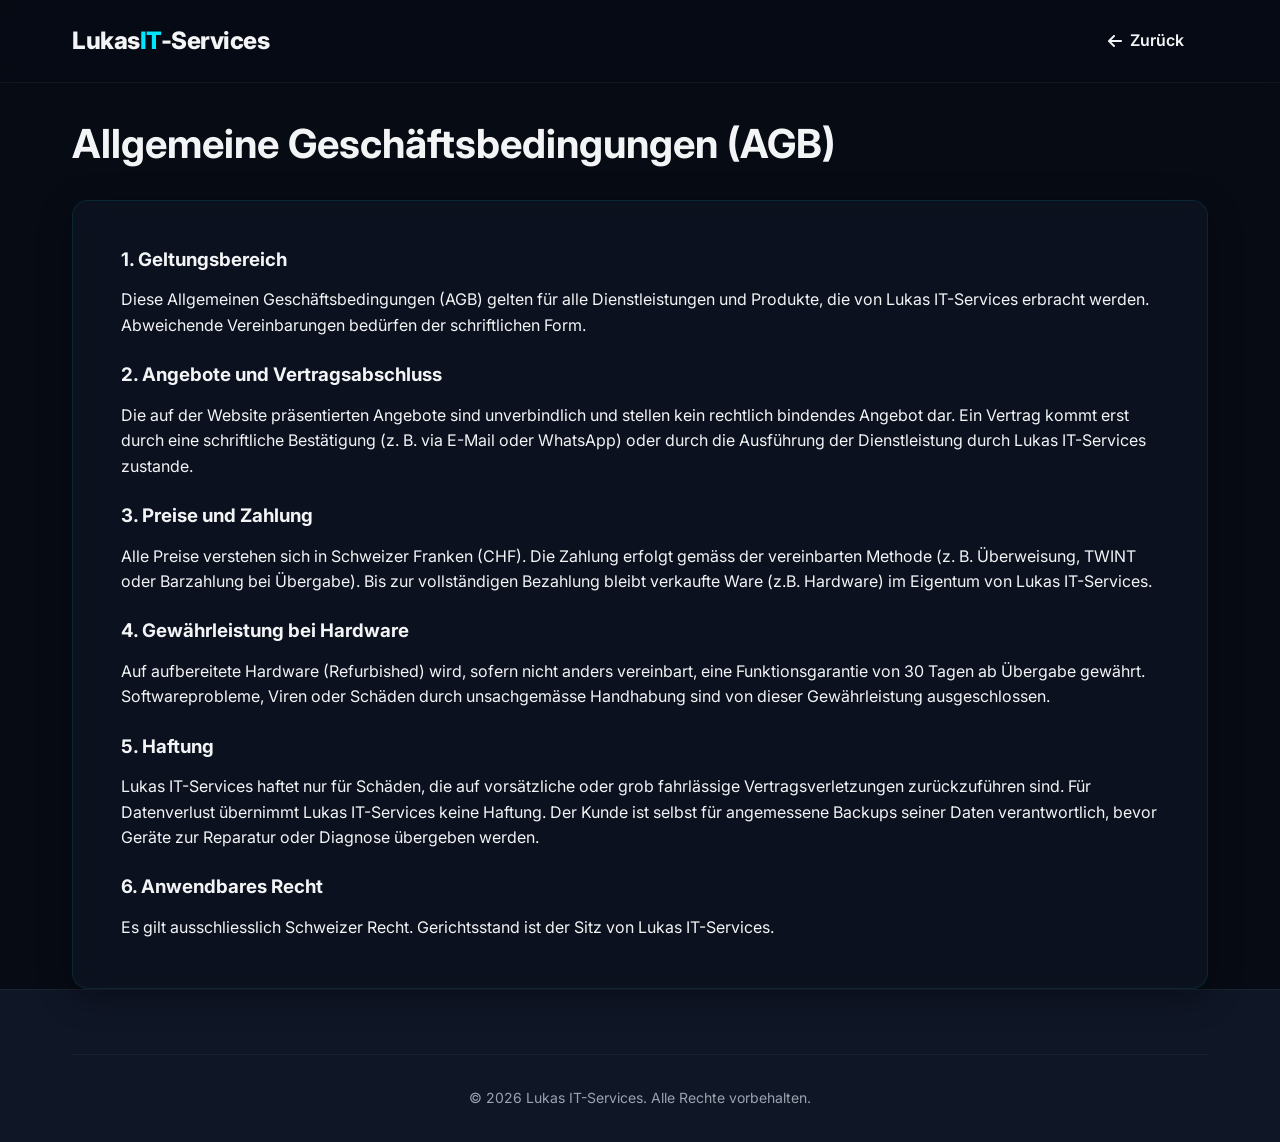
<file: agb.html>
<!DOCTYPE html>
<html lang="de-CH">
<head>
    <meta charset="UTF-8">
    <meta name="viewport" content="width=device-width, initial-scale=1.0">
    <meta name="description" content="Allgemeine Geschäftsbedingungen von Lukas IT-Services">
    <title>AGB | Lukas IT-Services</title>
    <link rel="stylesheet" href="style.css">
    <link rel="preconnect" href="https://fonts.googleapis.com">
    <link rel="preconnect" href="https://fonts.gstatic.com" crossorigin>
    <link href="https://fonts.googleapis.com/css2?family=Inter:wght@300;400;500;600;700;800&display=swap" rel="stylesheet">
    <link rel="stylesheet" href="https://cdnjs.cloudflare.com/ajax/libs/font-awesome/6.4.0/css/all.min.css">
</head>
<body>
    <header class="navbar scrolled">
        <div class="container nav-container">
            <a href="index.html" class="logo">
                <span class="logo-text">Lukas<span class="accent">IT</span>-Services</span>
            </a>
            <nav class="nav-links">
                <a href="index.html" class="btn btn-secondary" style="border:none;"><i class="fas fa-arrow-left"></i> Zurück</a>
            </nav>
        </div>
    </header>

    <main style="padding-top: 120px; min-height: 80vh;">
        <div class="container">
            <h1 class="section-title">Allgemeine Geschäftsbedingungen (AGB)</h1>
            <div class="glass-card" style="padding: 3rem; margin-top: 2rem;">
                <h3 style="margin-bottom: 1rem;">1. Geltungsbereich</h3>
                <p>Diese Allgemeinen Geschäftsbedingungen (AGB) gelten für alle Dienstleistungen und Produkte, die von Lukas IT-Services erbracht werden. Abweichende Vereinbarungen bedürfen der schriftlichen Form.</p>
                <br>
                <h3 style="margin-bottom: 1rem;">2. Angebote und Vertragsabschluss</h3>
                <p>Die auf der Website präsentierten Angebote sind unverbindlich und stellen kein rechtlich bindendes Angebot dar. Ein Vertrag kommt erst durch eine schriftliche Bestätigung (z. B. via E-Mail oder WhatsApp) oder durch die Ausführung der Dienstleistung durch Lukas IT-Services zustande.</p>
                <br>
                <h3 style="margin-bottom: 1rem;">3. Preise und Zahlung</h3>
                <p>Alle Preise verstehen sich in Schweizer Franken (CHF). Die Zahlung erfolgt gemäss der vereinbarten Methode (z. B. Überweisung, TWINT oder Barzahlung bei Übergabe). Bis zur vollständigen Bezahlung bleibt verkaufte Ware (z.B. Hardware) im Eigentum von Lukas IT-Services.</p>
                <br>
                <h3 style="margin-bottom: 1rem;">4. Gewährleistung bei Hardware</h3>
                <p>Auf aufbereitete Hardware (Refurbished) wird, sofern nicht anders vereinbart, eine Funktionsgarantie von 30 Tagen ab Übergabe gewährt. Softwareprobleme, Viren oder Schäden durch unsachgemässe Handhabung sind von dieser Gewährleistung ausgeschlossen.</p>
                <br>
                <h3 style="margin-bottom: 1rem;">5. Haftung</h3>
                <p>Lukas IT-Services haftet nur für Schäden, die auf vorsätzliche oder grob fahrlässige Vertragsverletzungen zurückzuführen sind. Für Datenverlust übernimmt Lukas IT-Services keine Haftung. Der Kunde ist selbst für angemessene Backups seiner Daten verantwortlich, bevor Geräte zur Reparatur oder Diagnose übergeben werden.</p>
                <br>
                <h3 style="margin-bottom: 1rem;">6. Anwendbares Recht</h3>
                <p>Es gilt ausschliesslich Schweizer Recht. Gerichtsstand ist der Sitz von Lukas IT-Services.</p>
            </div>
        </div>
    </main>

    <footer class="footer">
        <div class="container">
            <div class="footer-bottom">
                <p>&copy; 2026 Lukas IT-Services. Alle Rechte vorbehalten.</p>
            </div>
        </div>
    </footer>
</body>
</html>
</file>
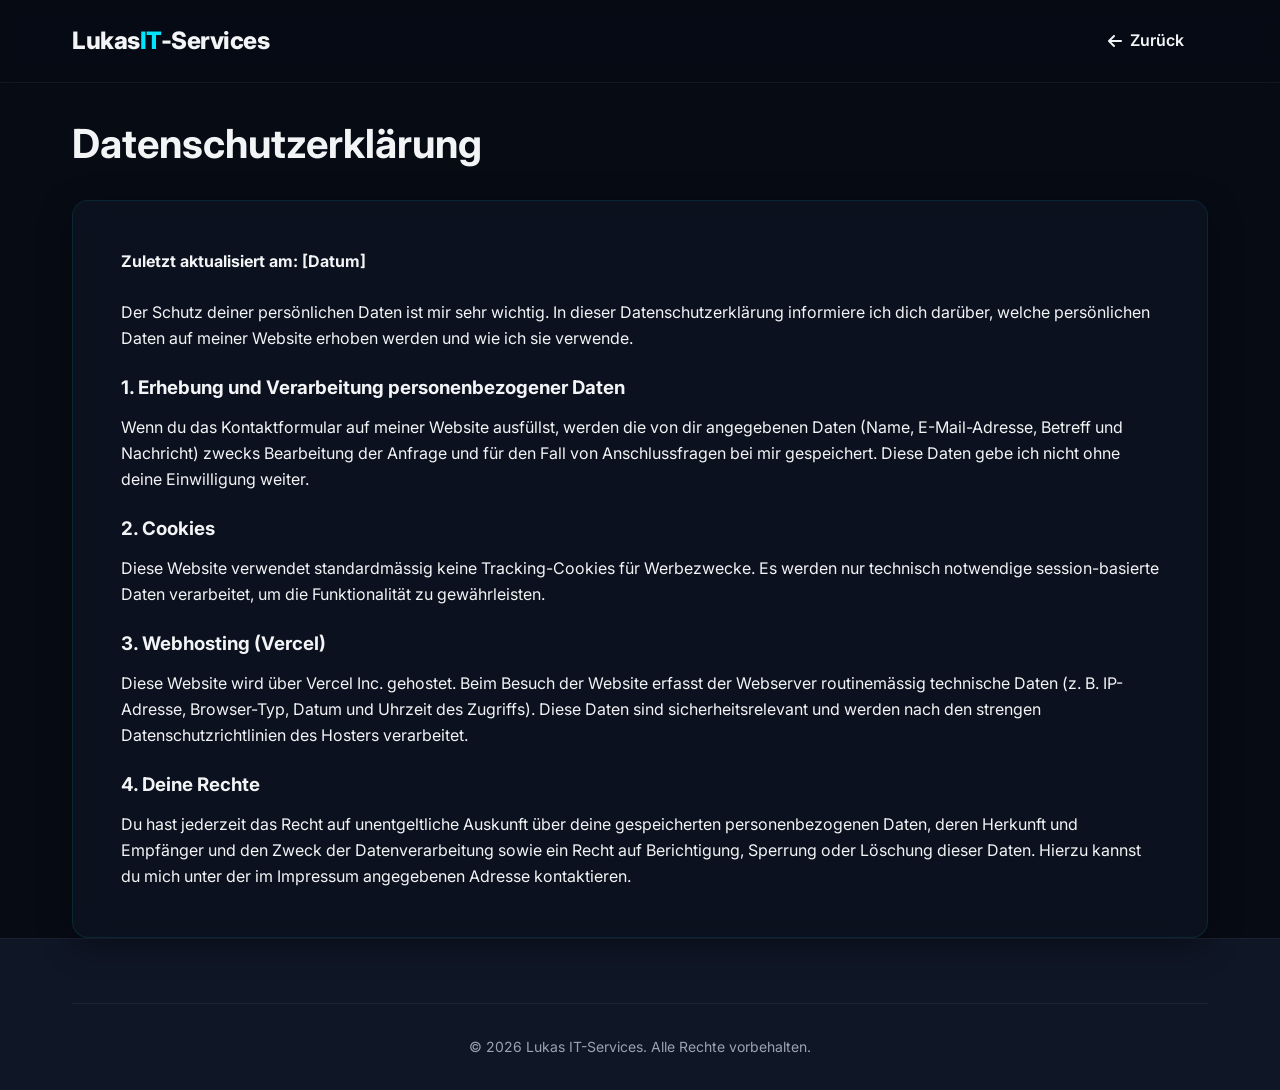
<file: datenschutz.html>
<!DOCTYPE html>
<html lang="de-CH">
<head>
    <meta charset="UTF-8">
    <meta name="viewport" content="width=device-width, initial-scale=1.0">
    <meta name="description" content="Datenschutzerklärung von Lukas IT-Services">
    <title>Datenschutzerklärung | Lukas IT-Services</title>
    <link rel="stylesheet" href="style.css">
    <link rel="preconnect" href="https://fonts.googleapis.com">
    <link rel="preconnect" href="https://fonts.gstatic.com" crossorigin>
    <link href="https://fonts.googleapis.com/css2?family=Inter:wght@300;400;500;600;700;800&display=swap" rel="stylesheet">
    <link rel="stylesheet" href="https://cdnjs.cloudflare.com/ajax/libs/font-awesome/6.4.0/css/all.min.css">
</head>
<body>
    <header class="navbar scrolled">
        <div class="container nav-container">
            <a href="index.html" class="logo">
                <span class="logo-text">Lukas<span class="accent">IT</span>-Services</span>
            </a>
            <nav class="nav-links">
                <a href="index.html" class="btn btn-secondary" style="border:none;"><i class="fas fa-arrow-left"></i> Zurück</a>
            </nav>
        </div>
    </header>

    <main style="padding-top: 120px; min-height: 80vh;">
        <div class="container">
            <h1 class="section-title">Datenschutzerklärung</h1>
            <div class="glass-card" style="padding: 3rem; margin-top: 2rem;">
                <p><strong>Zuletzt aktualisiert am: [Datum]</strong></p>
                <br>
                <p>Der Schutz deiner persönlichen Daten ist mir sehr wichtig. In dieser Datenschutzerklärung informiere ich dich darüber, welche persönlichen Daten auf meiner Website erhoben werden und wie ich sie verwende.</p>
                <br>
                <h3 style="margin-bottom: 1rem;">1. Erhebung und Verarbeitung personenbezogener Daten</h3>
                <p>Wenn du das Kontaktformular auf meiner Website ausfüllst, werden die von dir angegebenen Daten (Name, E-Mail-Adresse, Betreff und Nachricht) zwecks Bearbeitung der Anfrage und für den Fall von Anschlussfragen bei mir gespeichert. Diese Daten gebe ich nicht ohne deine Einwilligung weiter.</p>
                <br>
                <h3 style="margin-bottom: 1rem;">2. Cookies</h3>
                <p>Diese Website verwendet standardmässig keine Tracking-Cookies für Werbezwecke. Es werden nur technisch notwendige session-basierte Daten verarbeitet, um die Funktionalität zu gewährleisten.</p>
                <br>
                <h3 style="margin-bottom: 1rem;">3. Webhosting (Vercel)</h3>
                <p>Diese Website wird über Vercel Inc. gehostet. Beim Besuch der Website erfasst der Webserver routinemässig technische Daten (z. B. IP-Adresse, Browser-Typ, Datum und Uhrzeit des Zugriffs). Diese Daten sind sicherheitsrelevant und werden nach den strengen Datenschutzrichtlinien des Hosters verarbeitet.</p>
                <br>
                <h3 style="margin-bottom: 1rem;">4. Deine Rechte</h3>
                <p>Du hast jederzeit das Recht auf unentgeltliche Auskunft über deine gespeicherten personenbezogenen Daten, deren Herkunft und Empfänger und den Zweck der Datenverarbeitung sowie ein Recht auf Berichtigung, Sperrung oder Löschung dieser Daten. Hierzu kannst du mich unter der im Impressum angegebenen Adresse kontaktieren.</p>
            </div>
        </div>
    </main>

    <footer class="footer">
        <div class="container">
            <div class="footer-bottom">
                <p>&copy; 2026 Lukas IT-Services. Alle Rechte vorbehalten.</p>
            </div>
        </div>
    </footer>
</body>
</html>
</file>
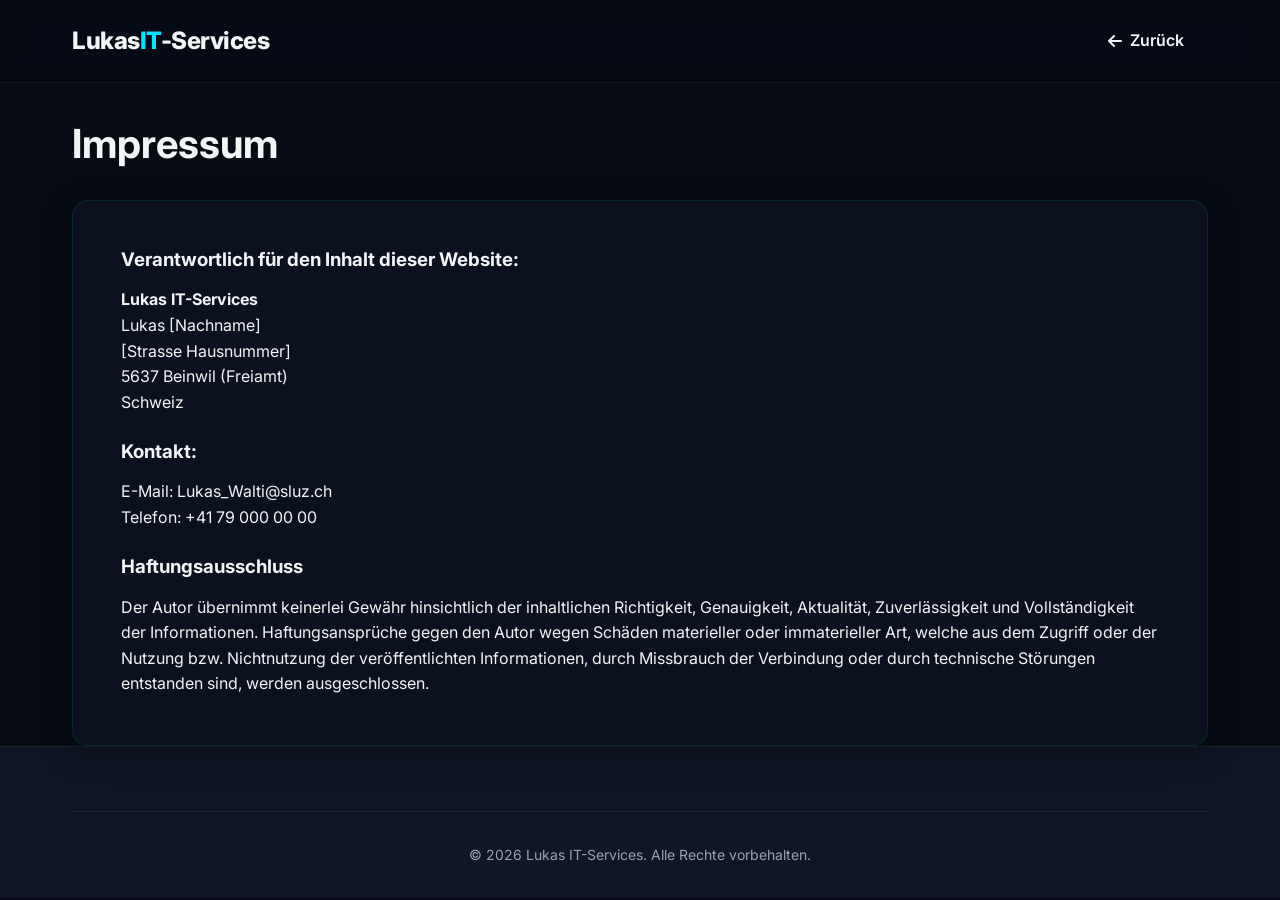
<file: impressum.html>
<!DOCTYPE html>
<html lang="de-CH">
<head>
    <meta charset="UTF-8">
    <meta name="viewport" content="width=device-width, initial-scale=1.0">
    <meta name="description" content="Impressum von Lukas IT-Services">
    <title>Impressum | Lukas IT-Services</title>
    <link rel="stylesheet" href="style.css">
    <link rel="preconnect" href="https://fonts.googleapis.com">
    <link rel="preconnect" href="https://fonts.gstatic.com" crossorigin>
    <link href="https://fonts.googleapis.com/css2?family=Inter:wght@300;400;500;600;700;800&display=swap" rel="stylesheet">
    <link rel="stylesheet" href="https://cdnjs.cloudflare.com/ajax/libs/font-awesome/6.4.0/css/all.min.css">
</head>
<body>
    <header class="navbar scrolled">
        <div class="container nav-container">
            <a href="index.html" class="logo">
                <span class="logo-text">Lukas<span class="accent">IT</span>-Services</span>
            </a>
            <nav class="nav-links">
                <a href="index.html" class="btn btn-secondary" style="border:none;"><i class="fas fa-arrow-left"></i> Zurück</a>
            </nav>
        </div>
    </header>

    <main style="padding-top: 120px; min-height: 80vh;">
        <div class="container">
            <h1 class="section-title">Impressum</h1>
            <div class="glass-card" style="padding: 3rem; margin-top: 2rem;">
                <h3 style="margin-bottom: 1rem;">Verantwortlich für den Inhalt dieser Website:</h3>
                <p>
                    <strong>Lukas IT-Services</strong><br>
                    Lukas [Nachname]<br>
                    [Strasse Hausnummer]<br>
                    5637 Beinwil (Freiamt)<br>
                    Schweiz
                </p>
                <br>
                <h3 style="margin-bottom: 1rem;">Kontakt:</h3>
                <p>
                    E-Mail: Lukas_Walti@sluz.ch<br>
                    Telefon: +41 79 000 00 00
                </p>
                <br>
                <h3 style="margin-bottom: 1rem;">Haftungsausschluss</h3>
                <p>
                    Der Autor übernimmt keinerlei Gewähr hinsichtlich der inhaltlichen Richtigkeit, Genauigkeit, Aktualität, Zuverlässigkeit und Vollständigkeit der Informationen.
                    Haftungsansprüche gegen den Autor wegen Schäden materieller oder immaterieller Art, welche aus dem Zugriff oder der Nutzung bzw. Nichtnutzung der veröffentlichten Informationen,
                    durch Missbrauch der Verbindung oder durch technische Störungen entstanden sind, werden ausgeschlossen.
                </p>
            </div>
        </div>
    </main>

    <footer class="footer">
        <div class="container">
            <div class="footer-bottom">
                <p>&copy; 2026 Lukas IT-Services. Alle Rechte vorbehalten.</p>
            </div>
        </div>
    </footer>
</body>
</html>
</file>
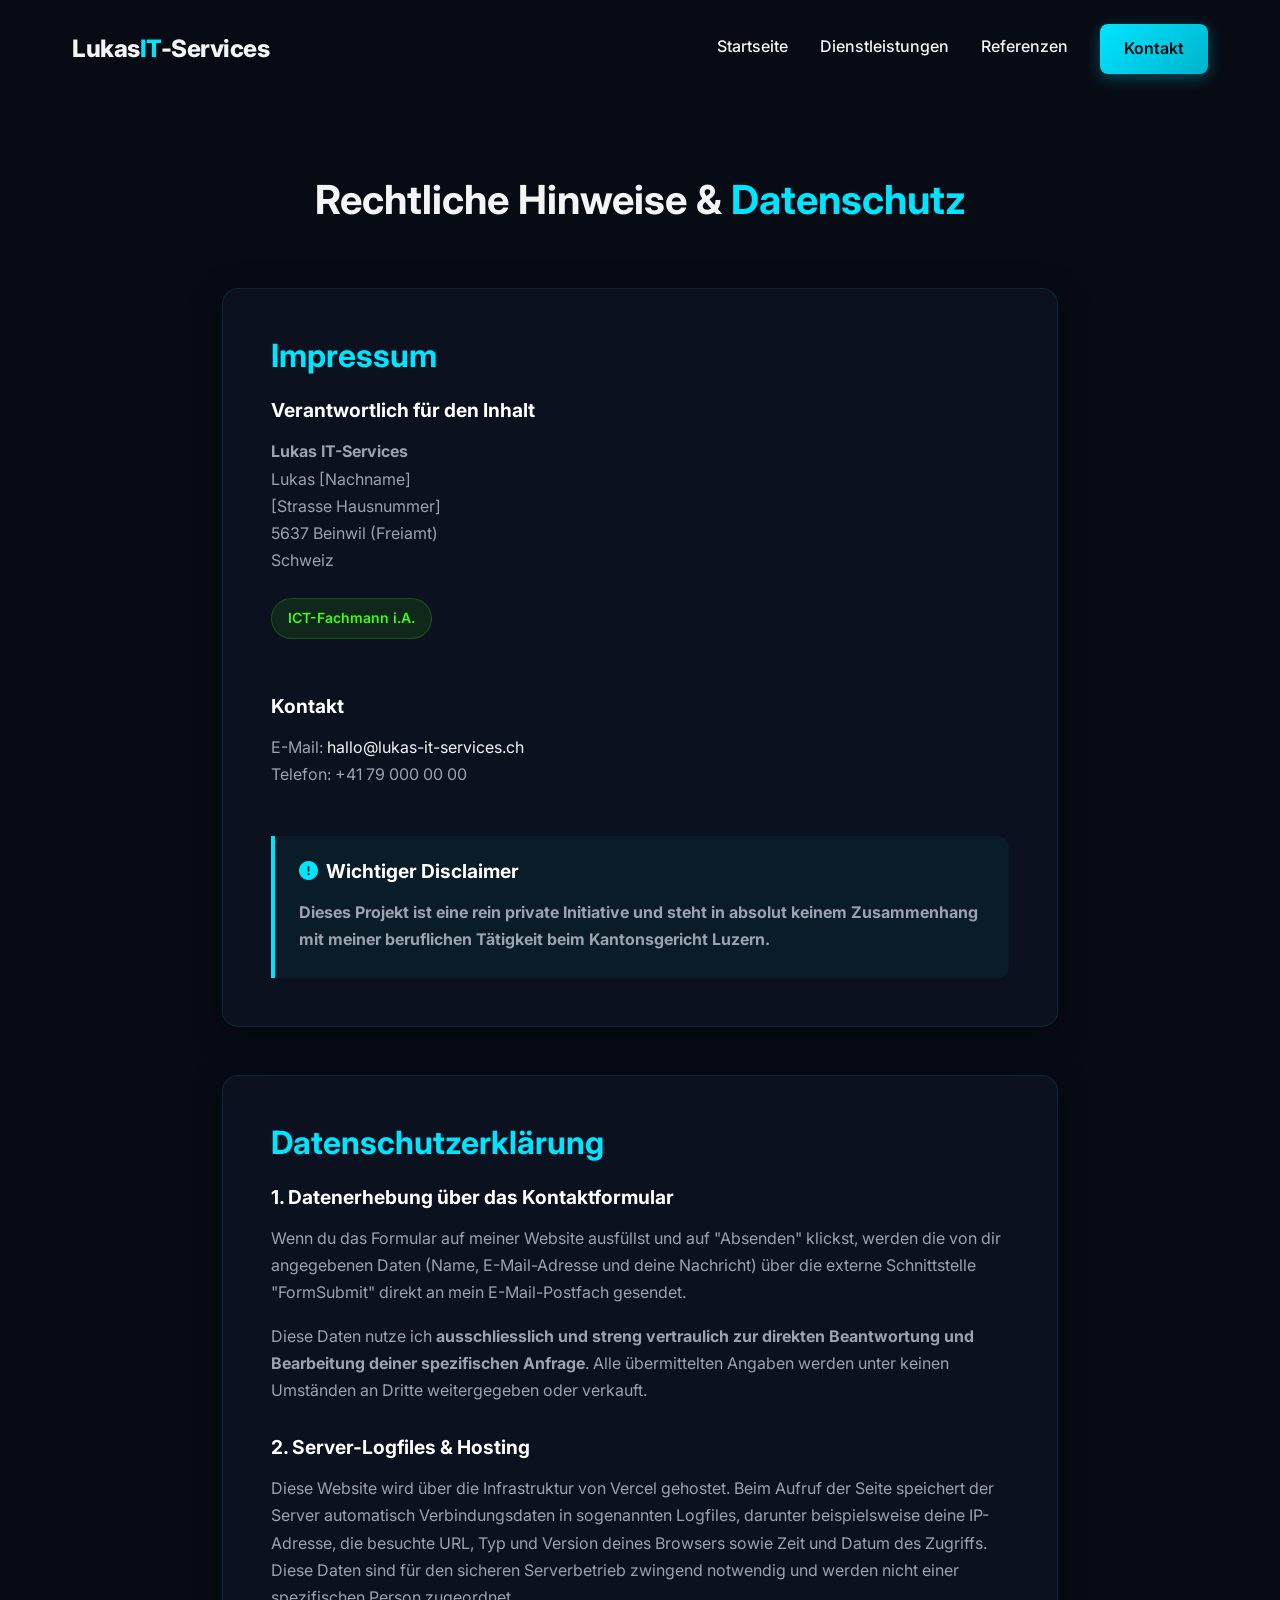
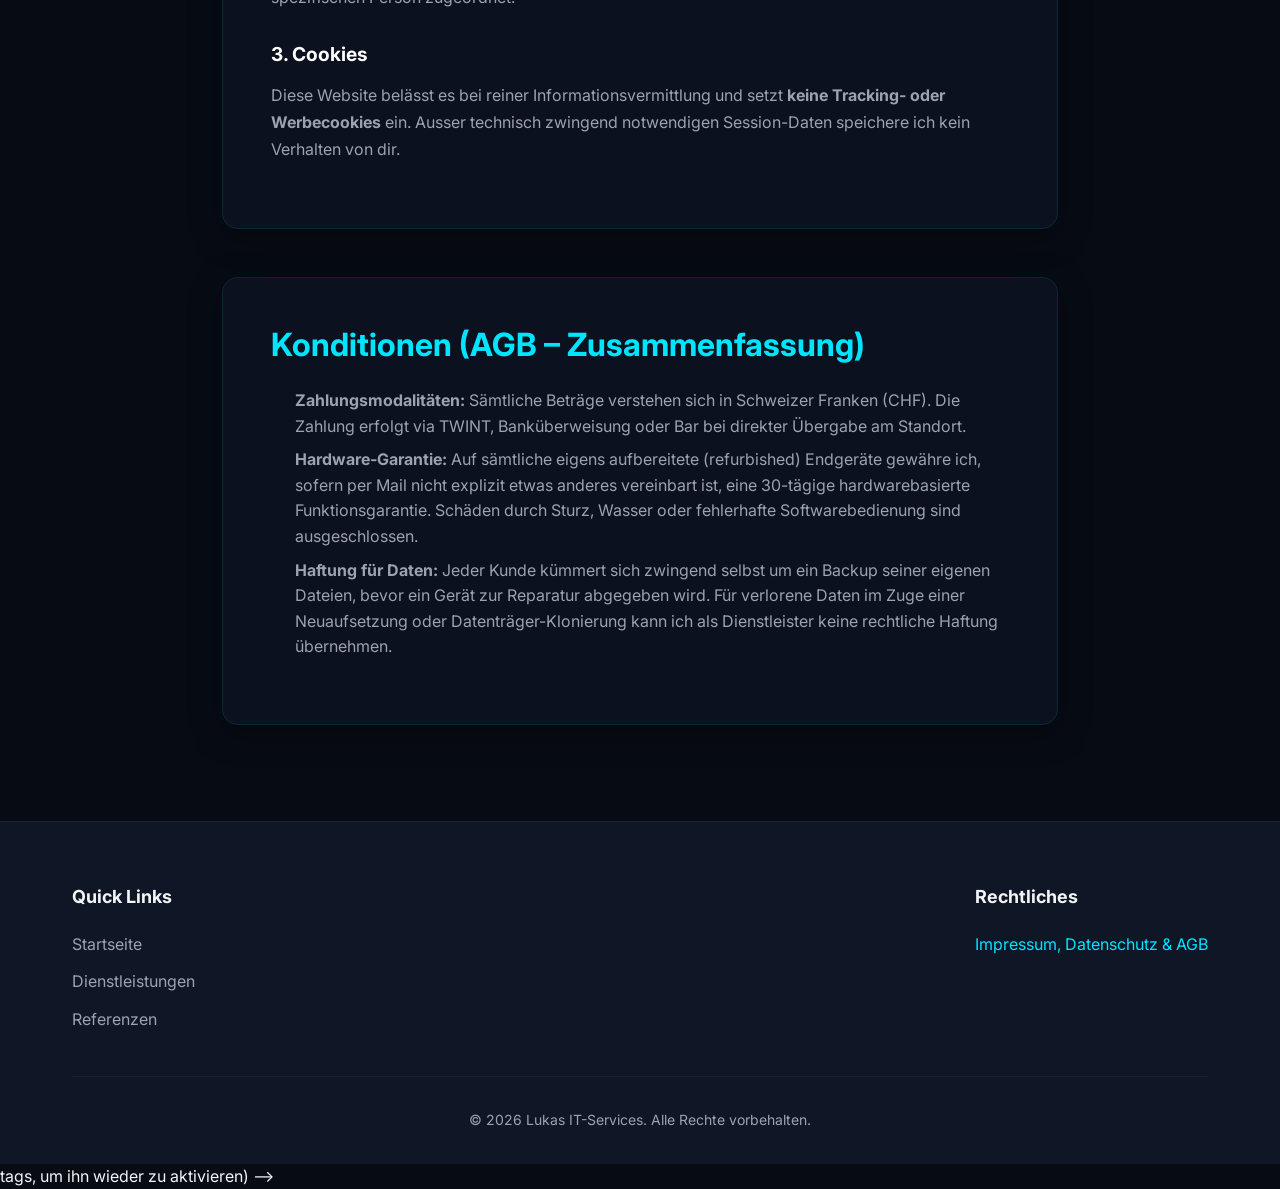
<file: rechtliches.html>
<!DOCTYPE html>
<html lang="de-CH">
<head>
    <meta charset="UTF-8">
    <meta name="viewport" content="width=device-width, initial-scale=1.0">
    <meta name="description" content="Rechtliche Hinweise und Datenschutz von Lukas IT-Services.">
    <title>Rechtliches & Datenschutz | Lukas IT-Services</title>
    <link rel="stylesheet" href="style.css">
    <link rel="preconnect" href="https://fonts.googleapis.com">
    <link rel="preconnect" href="https://fonts.gstatic.com" crossorigin>
    <link href="https://fonts.googleapis.com/css2?family=Inter:wght@300;400;500;600;700;800&display=swap" rel="stylesheet">
    <link rel="stylesheet" href="https://cdnjs.cloudflare.com/ajax/libs/font-awesome/6.4.0/css/all.min.css">
    <style>
        .legal-section h3 { margin-top: 2rem; margin-bottom: 1rem; color: #FFF; font-size: 1.2rem; }
        .legal-section p { color: var(--text-muted); margin-bottom: 1rem; line-height: 1.7; }
        .legal-section ul { color: var(--text-muted); margin-bottom: 1rem; padding-left: 1.5rem; }
        .legal-section li { margin-bottom: 0.5rem; }
    </style>
</head>
<body class="subpage">
    <header class="navbar scrolled">
        <div class="container nav-container">
            <a href="index.html" class="logo">
                <span class="logo-text">Lukas<span class="accent">IT</span>-Services</span>
            </a>
            <nav class="nav-links">
                <a href="index.html">Startseite</a>
                <a href="services.html">Dienstleistungen</a>
                <a href="referenzen.html">Referenzen</a>
                <a href="index.html#contact" class="btn btn-primary">Kontakt</a>
            </nav>
            <button class="mobile-menu-btn" aria-label="Menü umschalten">
                <i class="fas fa-bars"></i>
            </button>
        </div>
    </header>

    <main class="section-padding" style="margin-top: 80px; min-height: 80vh;">
        <div class="container" style="max-width: 900px;">
            <div class="section-header text-center">
                <h1 class="section-title">Rechtliche Hinweise & <span class="accent">Datenschutz</span></h1>
            </div>

            <!-- Impressum -->
            <div class="glass-card legal-section" style="padding: 3rem; margin-bottom: 3rem;">
                <h2 style="font-size: 2rem; margin-bottom: 1.5rem; color: var(--accent-cyan);">Impressum</h2>
                
                <h3 style="margin-top: 0;">Verantwortlich für den Inhalt</h3>
                <p>
                    <strong>Lukas IT-Services</strong><br>
                    Lukas [Nachname]<br>
                    [Strasse Hausnummer]<br>
                    5637 Beinwil (Freiamt)<br>
                    Schweiz
                </p>
                <div style="margin-top: 1.5rem; margin-bottom: 1rem;">
                    <span class="badge" style="background: rgba(57, 255, 20, 0.1); color: var(--accent-green); border-color: rgba(57, 255, 20, 0.2);">ICT-Fachmann i.A.</span>
                </div>
                
                <h3>Kontakt</h3>
                <p>
                    E-Mail: <a href="mailto:hallo@lukas-it-services.ch" style="color: var(--text-main);">hallo@lukas-it-services.ch</a><br>
                    Telefon: +41 79 000 00 00
                </p>
                
                <div style="margin-top: 3rem; padding: 1.5rem; border-left: 4px solid var(--accent-cyan); background: rgba(0,229,255,0.05); border-radius: 0 12px 12px 0;">
                    <h3 style="margin-top: 0; display: flex; align-items: center; gap: 0.5rem;"><i class="fas fa-exclamation-circle text-accent"></i> Wichtiger Disclaimer</h3>
                    <p style="margin-bottom: 0;"><strong>Dieses Projekt ist eine rein private Initiative und steht in absolut keinem Zusammenhang mit meiner beruflichen Tätigkeit beim Kantonsgericht Luzern.</strong></p>
                </div>
            </div>

            <!-- Datenschutz -->
            <div class="glass-card legal-section" style="padding: 3rem; margin-bottom: 3rem;">
                <h2 style="font-size: 2rem; margin-bottom: 1.5rem; color: var(--accent-cyan);">Datenschutzerklärung</h2>
                
                <h3 style="margin-top: 0;">1. Datenerhebung über das Kontaktformular</h3>
                <p>Wenn du das Formular auf meiner Website ausfüllst und auf "Absenden" klickst, werden die von dir angegebenen Daten (Name, E-Mail-Adresse und deine Nachricht) über die externe Schnittstelle "FormSubmit" direkt an mein E-Mail-Postfach gesendet.</p>
                <p>Diese Daten nutze ich <strong>ausschliesslich und streng vertraulich zur direkten Beantwortung und Bearbeitung deiner spezifischen Anfrage</strong>. Alle übermittelten Angaben werden unter keinen Umständen an Dritte weitergegeben oder verkauft.</p>
                
                <h3>2. Server-Logfiles & Hosting</h3>
                <p>Diese Website wird über die Infrastruktur von Vercel gehostet. Beim Aufruf der Seite speichert der Server automatisch Verbindungsdaten in sogenannten Logfiles, darunter beispielsweise deine IP-Adresse, die besuchte URL, Typ und Version deines Browsers sowie Zeit und Datum des Zugriffs. Diese Daten sind für den sicheren Serverbetrieb zwingend notwendig und werden nicht einer spezifischen Person zugeordnet.</p>

                <h3>3. Cookies</h3>
                <p>Diese Website belässt es bei reiner Informationsvermittlung und setzt <strong>keine Tracking- oder Werbecookies</strong> ein. Ausser technisch zwingend notwendigen Session-Daten speichere ich kein Verhalten von dir.</p>
            </div>
            
            <!-- AGB Zusammenfassung -->
            <div class="glass-card legal-section" style="padding: 3rem;">
                <h2 style="font-size: 2rem; margin-bottom: 1.5rem; color: var(--accent-cyan);">Konditionen (AGB – Zusammenfassung)</h2>
                <ul>
                    <li><strong>Zahlungsmodalitäten:</strong> Sämtliche Beträge verstehen sich in Schweizer Franken (CHF). Die Zahlung erfolgt via TWINT, Banküberweisung oder Bar bei direkter Übergabe am Standort.</li>
                    <li><strong>Hardware-Garantie:</strong> Auf sämtliche eigens aufbereitete (refurbished) Endgeräte gewähre ich, sofern per Mail nicht explizit etwas anderes vereinbart ist, eine 30-tägige hardwarebasierte Funktionsgarantie. Schäden durch Sturz, Wasser oder fehlerhafte Softwarebedienung sind ausgeschlossen.</li>
                    <li><strong>Haftung für Daten:</strong> Jeder Kunde kümmert sich zwingend selbst um ein Backup seiner eigenen Dateien, bevor ein Gerät zur Reparatur abgegeben wird. Für verlorene Daten im Zuge einer Neuaufsetzung oder Datenträger-Klonierung kann ich als Dienstleister keine rechtliche Haftung übernehmen.</li>
                </ul>
            </div>
        </div>
    </main>

    <footer class="footer">
        <div class="container">
            <div class="footer-links" style="display: flex; justify-content: space-between; border-bottom: 1px solid rgba(255,255,255,0.05); padding-bottom: 2rem; margin-bottom: 2rem;">
                <div>
                    <h3 style="margin-bottom: 1.5rem; font-size: 1.125rem;">Quick Links</h3>
                    <ul style="list-style: none; padding: 0;">
                        <li style="margin-bottom: 0.75rem;"><a href="index.html" style="color: var(--text-muted);">Startseite</a></li>
                        <li style="margin-bottom: 0.75rem;"><a href="services.html" style="color: var(--text-muted);">Dienstleistungen</a></li>
                        <li style="margin-bottom: 0.75rem;"><a href="referenzen.html" style="color: var(--text-muted);">Referenzen</a></li>
                    </ul>
                </div>
                <div>
                    <h3 style="margin-bottom: 1.5rem; font-size: 1.125rem;">Rechtliches</h3>
                    <ul style="list-style: none; padding: 0;">
                        <li style="margin-bottom: 0.75rem;"><a href="rechtliches.html" style="color: var(--accent-cyan);">Impressum, Datenschutz & AGB</a></li>
                    </ul>
                </div>
            </div>
            <div class="footer-bottom" style="border: none; padding-top: 0; text-align: center; color: var(--text-muted); font-size: 0.875rem;">
                <p>&copy; 2026 Lukas IT-Services. Alle Rechte vorbehalten.</p>
            </div>
        </div>
    </footer>

    <!-- Floating WhatsApp Button (Zurzeit deaktiviert - entferne die <!-- und --> tags, um ihn wieder zu aktivieren) -->
    <!--
    <a href="https://wa.me/41790000000" class="whatsapp-float reveal" target="_blank" rel="noopener noreferrer" aria-label="Chatte mit uns auf WhatsApp">
        <i class="fab fa-whatsapp"></i>
    </a>
    -->

    <script src="script.js"></script>
</body>
</html>
</file>
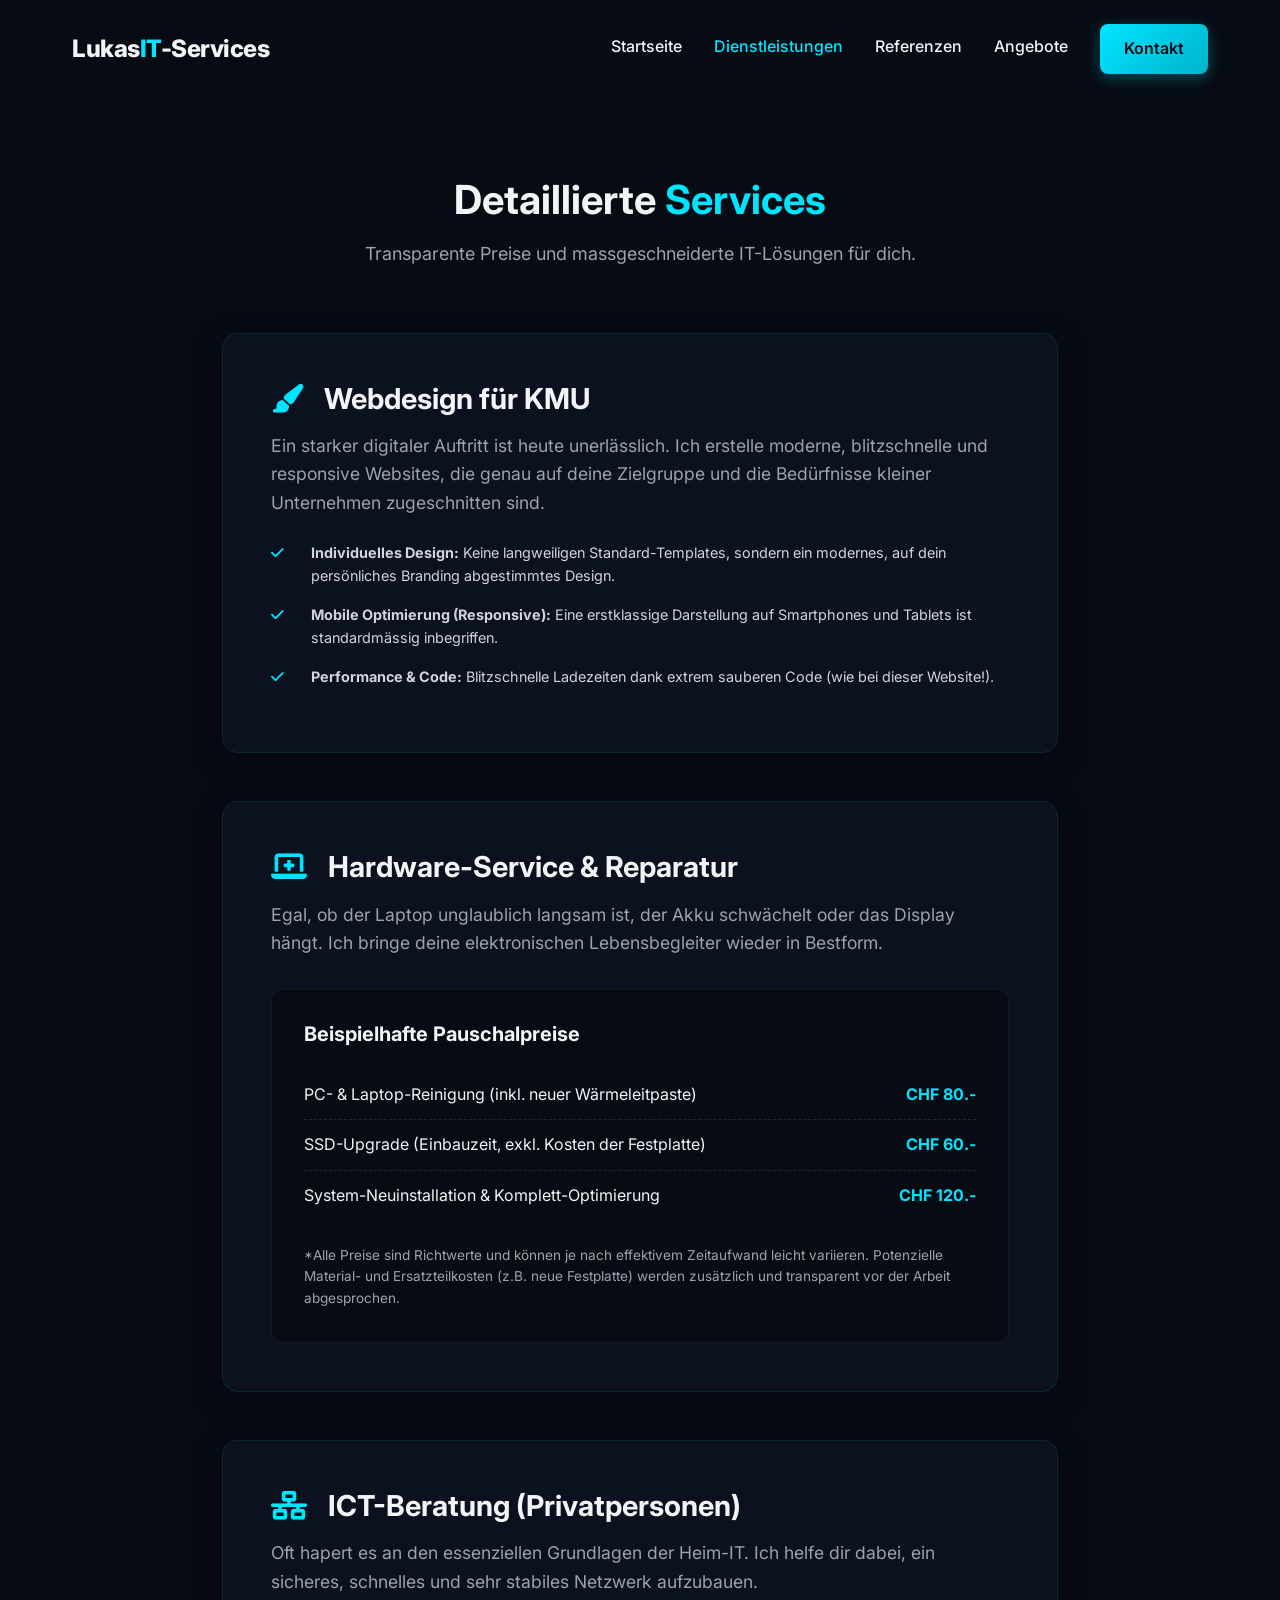
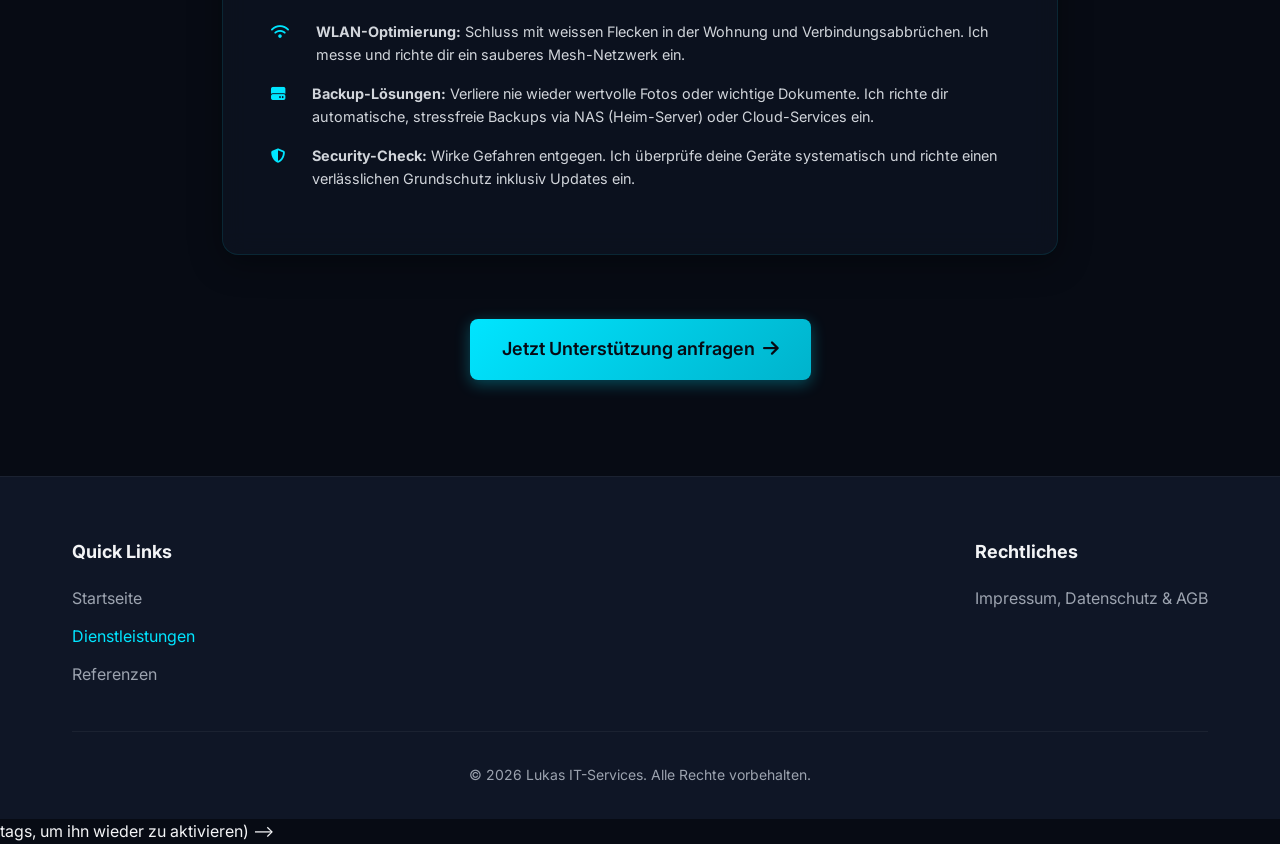
<file: services.html>
<!DOCTYPE html>
<html lang="de-CH">
<head>
    <meta charset="UTF-8">
    <meta name="viewport" content="width=device-width, initial-scale=1.0">
    <meta name="description" content="Detaillierte Übersicht der IT-Services: Webdesign, Hardware-Reparatur und ICT-Beratung.">
    <title>Dienstleistungen | Lukas IT-Services</title>
    <link rel="stylesheet" href="style.css">
    <link rel="preconnect" href="https://fonts.googleapis.com">
    <link rel="preconnect" href="https://fonts.gstatic.com" crossorigin>
    <link href="https://fonts.googleapis.com/css2?family=Inter:wght@300;400;500;600;700;800&display=swap" rel="stylesheet">
    <link rel="stylesheet" href="https://cdnjs.cloudflare.com/ajax/libs/font-awesome/6.4.0/css/all.min.css">
</head>
<body class="subpage">
    <header class="navbar scrolled">
        <div class="container nav-container">
            <a href="index.html" class="logo">
                <span class="logo-text">Lukas<span class="accent">IT</span>-Services</span>
            </a>
            <nav class="nav-links">
                <a href="index.html">Startseite</a>
                <a href="services.html" style="color: var(--accent-cyan);">Dienstleistungen</a>
                <a href="referenzen.html">Referenzen</a>
                <a href="index.html#angebote">Angebote</a>
                <a href="index.html#contact" class="btn btn-primary">Kontakt</a>
            </nav>
            <button class="mobile-menu-btn" aria-label="Menü umschalten">
                <i class="fas fa-bars"></i>
            </button>
        </div>
    </header>

    <main class="section-padding" style="margin-top: 80px; min-height: 80vh;">
        <div class="container" style="max-width: 900px;">
            <div class="section-header text-center">
                <h1 class="section-title">Detaillierte <span class="accent">Services</span></h1>
                <p class="section-subtitle">Transparente Preise und massgeschneiderte IT-Lösungen für dich.</p>
            </div>

            <!-- Webdesign -->
            <div class="glass-card reveal" style="padding: 3rem; margin-bottom: 3rem;">
                <h2 style="font-size: 1.8rem; margin-bottom: 1rem;"><i class="fas fa-paint-brush text-accent" style="margin-right: 15px;"></i> Webdesign für KMU</h2>
                <p style="color: var(--text-muted); font-size: 1.1rem; margin-bottom: 1.5rem;">Ein starker digitaler Auftritt ist heute unerlässlich. Ich erstelle moderne, blitzschnelle und responsive Websites, die genau auf deine Zielgruppe und die Bedürfnisse kleiner Unternehmen zugeschnitten sind.</p>
                <ul class="service-features" style="margin-top: 1.5rem; list-style: none; padding: 0;">
                    <li style="margin-bottom: 1rem; color: #D1D5DB; display: flex; align-items: flex-start;"><i class="fas fa-check text-accent" style="margin-top: 5px; margin-right: 15px;"></i> <div><strong>Individuelles Design:</strong> Keine langweiligen Standard-Templates, sondern ein modernes, auf dein persönliches Branding abgestimmtes Design.</div></li>
                    <li style="margin-bottom: 1rem; color: #D1D5DB; display: flex; align-items: flex-start;"><i class="fas fa-check text-accent" style="margin-top: 5px; margin-right: 15px;"></i> <div><strong>Mobile Optimierung (Responsive):</strong> Eine erstklassige Darstellung auf Smartphones und Tablets ist standardmässig inbegriffen.</div></li>
                    <li style="margin-bottom: 1rem; color: #D1D5DB; display: flex; align-items: flex-start;"><i class="fas fa-check text-accent" style="margin-top: 5px; margin-right: 15px;"></i> <div><strong>Performance & Code:</strong> Blitzschnelle Ladezeiten dank extrem sauberen Code (wie bei dieser Website!).</div></li>
                </ul>
            </div>

            <!-- Hardware Service -->
            <div class="glass-card reveal" style="padding: 3rem; margin-bottom: 3rem; transition-delay: 100ms;">
                <h2 style="font-size: 1.8rem; margin-bottom: 1rem;"><i class="fas fa-laptop-medical text-accent" style="margin-right: 15px;"></i> Hardware-Service & Reparatur</h2>
                <p style="color: var(--text-muted); font-size: 1.1rem; margin-bottom: 2rem;">Egal, ob der Laptop unglaublich langsam ist, der Akku schwächelt oder das Display hängt. Ich bringe deine elektronischen Lebensbegleiter wieder in Bestform.</p>
                
                <div style="background: rgba(0,0,0,0.3); padding: 2rem; border-radius: 12px; border: 1px solid rgba(255,255,255,0.05);">
                    <h3 style="margin-bottom: 1.5rem; font-size: 1.25rem;">Beispielhafte Pauschalpreise</h3>
                    <ul style="list-style: none; padding: 0;">
                        <li style="display: flex; justify-content: space-between; border-bottom: 1px dashed rgba(255,255,255,0.1); padding: 0.75rem 0;">
                            <span>PC- & Laptop-Reinigung (inkl. neuer Wärmeleitpaste)</span> 
                            <strong class="text-accent">CHF 80.-</strong>
                        </li>
                        <li style="display: flex; justify-content: space-between; border-bottom: 1px dashed rgba(255,255,255,0.1); padding: 0.75rem 0;">
                            <span>SSD-Upgrade (Einbauzeit, exkl. Kosten der Festplatte)</span> 
                            <strong class="text-accent">CHF 60.-</strong>
                        </li>
                        <li style="display: flex; justify-content: space-between; padding: 0.75rem 0;">
                            <span>System-Neuinstallation & Komplett-Optimierung</span> 
                            <strong class="text-accent">CHF 120.-</strong>
                        </li>
                    </ul>
                    <p style="margin-top: 1.5rem; font-size: 0.85rem; color: var(--text-muted);">*Alle Preise sind Richtwerte und können je nach effektivem Zeitaufwand leicht variieren. Potenzielle Material- und Ersatzteilkosten (z.B. neue Festplatte) werden zusätzlich und transparent vor der Arbeit abgesprochen.</p>
                </div>
            </div>

            <!-- ICT-Beratung -->
            <div class="glass-card reveal" style="padding: 3rem; transition-delay: 200ms;">
                <h2 style="font-size: 1.8rem; margin-bottom: 1rem;"><i class="fas fa-network-wired text-accent" style="margin-right: 15px;"></i> ICT-Beratung (Privatpersonen)</h2>
                <p style="color: var(--text-muted); font-size: 1.1rem; margin-bottom: 1.5rem;">Oft hapert es an den essenziellen Grundlagen der Heim-IT. Ich helfe dir dabei, ein sicheres, schnelles und sehr stabiles Netzwerk aufzubauen.</p>
                <ul class="service-features" style="margin-top: 1.5rem; list-style: none; padding: 0;">
                    <li style="margin-bottom: 1rem; color: #D1D5DB; display: flex; align-items: flex-start;"><i class="fas fa-wifi text-accent" style="margin-top: 5px; margin-right: 15px;"></i> <div><strong>WLAN-Optimierung:</strong> Schluss mit weissen Flecken in der Wohnung und Verbindungsabbrüchen. Ich messe und richte dir ein sauberes Mesh-Netzwerk ein.</div></li>
                    <li style="margin-bottom: 1rem; color: #D1D5DB; display: flex; align-items: flex-start;"><i class="fas fa-hdd text-accent" style="margin-top: 5px; margin-right: 15px;"></i> <div><strong>Backup-Lösungen:</strong> Verliere nie wieder wertvolle Fotos oder wichtige Dokumente. Ich richte dir automatische, stressfreie Backups via NAS (Heim-Server) oder Cloud-Services ein.</div></li>
                    <li style="margin-bottom: 1rem; color: #D1D5DB; display: flex; align-items: flex-start;"><i class="fas fa-shield-alt text-accent" style="margin-top: 5px; margin-right: 15px;"></i> <div><strong>Security-Check:</strong> Wirke Gefahren entgegen. Ich überprüfe deine Geräte systematisch und richte einen verlässlichen Grundschutz inklusiv Updates ein.</div></li>
                </ul>
            </div>
            
            <div class="text-center" style="margin-top: 4rem;">
                <a href="index.html#contact" class="btn btn-primary btn-large">Jetzt Unterstützung anfragen <i class="fas fa-arrow-right"></i></a>
            </div>
        </div>
    </main>

    <footer class="footer">
        <div class="container">
            <div class="footer-links" style="display: flex; justify-content: space-between; border-bottom: 1px solid rgba(255,255,255,0.05); padding-bottom: 2rem; margin-bottom: 2rem;">
                <div>
                    <h3 style="margin-bottom: 1.5rem; font-size: 1.125rem;">Quick Links</h3>
                    <ul style="list-style: none; padding: 0;">
                        <li style="margin-bottom: 0.75rem;"><a href="index.html" style="color: var(--text-muted);">Startseite</a></li>
                        <li style="margin-bottom: 0.75rem;"><a href="services.html" style="color: var(--accent-cyan);">Dienstleistungen</a></li>
                        <li style="margin-bottom: 0.75rem;"><a href="referenzen.html" style="color: var(--text-muted);">Referenzen</a></li>
                    </ul>
                </div>
                <div>
                    <h3 style="margin-bottom: 1.5rem; font-size: 1.125rem;">Rechtliches</h3>
                    <ul style="list-style: none; padding: 0;">
                        <li style="margin-bottom: 0.75rem;"><a href="rechtliches.html" style="color: var(--text-muted);">Impressum, Datenschutz & AGB</a></li>
                    </ul>
                </div>
            </div>
            <div class="footer-bottom" style="border: none; padding-top: 0; text-align: center; color: var(--text-muted); font-size: 0.875rem;">
                <p>&copy; 2026 Lukas IT-Services. Alle Rechte vorbehalten.</p>
            </div>
        </div>
    </footer>

    <!-- Floating WhatsApp Button (Zurzeit deaktiviert - entferne die <!-- und --> tags, um ihn wieder zu aktivieren) -->
    <!--
    <a href="https://wa.me/41790000000" class="whatsapp-float reveal" target="_blank" rel="noopener noreferrer" aria-label="Chatte mit uns auf WhatsApp">
        <i class="fab fa-whatsapp"></i>
    </a>
    -->

    <script src="script.js"></script>
</body>
</html>
</file>
<file: style.css>
:root {
    /* Colors */
    --bg-dark: #070B14;
    --bg-card: #0F1626;
    --bg-card-hover: #162035;
    
    --text-main: #F3F4F6;
    --text-muted: #9CA3AF;
    
    --accent-cyan: #00E5FF;
    --accent-green: #39FF14;
    
    --glass-bg: rgba(15, 22, 38, 0.6);
    --glass-border: rgba(0, 229, 255, 0.1);
    --glass-shadow: 0 8px 32px 0 rgba(0, 0, 0, 0.37);
    
    /* Typography */
    --font-sans: 'Inter', system-ui, -apple-system, sans-serif;
    
    /* Spacing */
    --transition: all 0.3s cubic-bezier(0.25, 0.8, 0.25, 1);
}

* {
    margin: 0;
    padding: 0;
    box-sizing: border-box;
}

html {
    scroll-behavior: smooth;
    font-size: 16px;
}

body {
    font-family: var(--font-sans);
    background-color: var(--bg-dark);
    color: var(--text-main);
    line-height: 1.6;
    overflow-x: hidden;
}

/* Typography styles */
h1, h2, h3, h4, h5, h6 {
    line-height: 1.2;
    font-weight: 700;
}

a {
    text-decoration: none;
    color: inherit;
    transition: var(--transition);
}

ul {
    list-style: none;
}

.text-accent {
    color: var(--accent-cyan);
}

.accent {
    color: var(--accent-cyan);
}

.accent-gradient {
    background: linear-gradient(135deg, var(--accent-cyan), var(--accent-green));
    -webkit-background-clip: text;
    -webkit-text-fill-color: transparent;
    background-clip: text;
}

.text-center {
    text-align: center;
}

/* Layout */
.container {
    width: 100%;
    max-width: 1200px;
    margin: 0 auto;
    padding: 0 2rem;
}

.section-padding {
    padding: 6rem 0;
}

.section-header {
    margin-bottom: 4rem;
    max-width: 700px;
    margin-left: auto;
    margin-right: auto;
}

.section-title {
    font-size: 2.5rem;
    margin-bottom: 1rem;
}

.section-subtitle {
    font-size: 1.125rem;
    color: var(--text-muted);
}

/* Buttons */
.btn {
    display: inline-flex;
    align-items: center;
    justify-content: center;
    gap: 0.5rem;
    padding: 0.75rem 1.5rem;
    border-radius: 8px;
    font-weight: 600;
    cursor: pointer;
    transition: var(--transition);
    border: none;
    font-size: 1rem;
}

.btn-primary {
    background: linear-gradient(135deg, var(--accent-cyan), #00b3cc);
    color: var(--bg-dark);
    box-shadow: 0 4px 15px rgba(0, 229, 255, 0.3);
}

.btn-primary:hover {
    transform: translateY(-2px);
    box-shadow: 0 6px 20px rgba(0, 229, 255, 0.4);
}

.btn-secondary {
    background: transparent;
    color: var(--text-main);
    border: 1px solid rgba(255,255,255,0.2);
}

.btn-secondary:hover {
    background: rgba(255,255,255,0.05);
    border-color: var(--accent-cyan);
    color: var(--accent-cyan);
}

.btn-large {
    padding: 1rem 2rem;
    font-size: 1.125rem;
}

.btn-block {
    width: 100%;
}

/* Navigation */
.navbar {
    position: fixed;
    top: 0;
    left: 0;
    width: 100%;
    z-index: 1000;
    padding: 1.5rem 0;
    transition: var(--transition);
}

.navbar.scrolled {
    background: rgba(7, 11, 20, 0.9);
    backdrop-filter: blur(10px);
    padding: 1rem 0;
    border-bottom: 1px solid rgba(255,255,255,0.05);
}

.nav-container {
    display: flex;
    justify-content: space-between;
    align-items: center;
}

.logo-text {
    font-size: 1.5rem;
    font-weight: 800;
    letter-spacing: -0.5px;
}

.nav-links {
    display: flex;
    align-items: center;
    gap: 2rem;
}

.nav-links a:not(.btn) {
    font-weight: 500;
    position: relative;
    padding-bottom: 0.25rem;
}

.nav-links a:not(.btn)::after {
    content: '';
    position: absolute;
    bottom: 0;
    left: 0;
    width: 0;
    height: 2px;
    background: var(--accent-cyan);
    transition: var(--transition);
}

.nav-links a:not(.btn):hover::after {
    width: 100%;
}

.mobile-menu-btn {
    display: none;
    background: none;
    border: none;
    color: var(--text-main);
    font-size: 1.5rem;
    cursor: pointer;
}

/* Hero Section */
.hero {
    min-height: 100vh;
    display: flex;
    align-items: center;
    position: relative;
    padding-top: 5rem;
    overflow: hidden;
}

.hero-bg-shapes {
    position: absolute;
    top: 0;
    left: 0;
    width: 100%;
    height: 100%;
    z-index: -1;
    overflow: hidden;
}

.shape {
    position: absolute;
    border-radius: 50%;
    filter: blur(80px);
    opacity: 0.15;
}

.shape-1 {
    top: -10%;
    right: -5%;
    width: 600px;
    height: 600px;
    background: var(--accent-cyan);
}

.shape-2 {
    bottom: -10%;
    left: -10%;
    width: 500px;
    height: 500px;
    background: var(--accent-green);
}

.hero-container {
    display: grid;
    grid-template-columns: 1fr 1fr;
    gap: 4rem;
    align-items: center;
}

.badge {
    display: inline-block;
    padding: 0.5rem 1rem;
    background: rgba(0, 229, 255, 0.1);
    color: var(--accent-cyan);
    border: 1px solid rgba(0, 229, 255, 0.2);
    border-radius: 50px;
    font-size: 0.875rem;
    font-weight: 600;
    margin-bottom: 1.5rem;
}

.hero-title {
    font-size: 4rem;
    margin-bottom: 1rem;
    letter-spacing: -1px;
}

.hero-subtitle {
    font-size: 1.5rem;
    font-weight: 500;
    color: var(--text-main);
    margin-bottom: 1.5rem;
}

.hero-text {
    font-size: 1.125rem;
    color: var(--text-muted);
    margin-bottom: 2.5rem;
    max-width: 500px;
}

.hero-actions {
    display: flex;
    gap: 1rem;
}

.hero-visual {
    position: relative;
    height: 500px;
    width: 100%;
}

.glass-card {
    background: var(--glass-bg);
    backdrop-filter: blur(12px);
    -webkit-backdrop-filter: blur(12px);
    border: 1px solid var(--glass-border);
    border-radius: 16px;
    box-shadow: var(--glass-shadow);
}

.main-glass-card {
    position: absolute;
    top: 50%;
    left: 50%;
    transform: translate(-50%, -50%);
    width: 320px;
    padding: 1.5rem;
    z-index: 2;
}

.card-header .dots {
    display: flex;
    gap: 6px;
    margin-bottom: 1.5rem;
}

.card-header .dots span {
    width: 12px;
    height: 12px;
    border-radius: 50%;
    background: #FF5F56;
}
.card-header .dots span:nth-child(2) { background: #FFBD2E; }
.card-header .dots span:nth-child(3) { background: #27C93F; }

.card-body {
    text-align: center;
}

.accent-icon {
    font-size: 3rem;
    color: var(--accent-cyan);
    margin-bottom: 1rem;
}

.card-body h3 {
    margin-bottom: 1rem;
}

.status-bar {
    width: 100%;
    height: 6px;
    background: rgba(255,255,255,0.1);
    border-radius: 3px;
    margin-bottom: 1rem;
    overflow: hidden;
}

.progress {
    width: 100%;
    height: 100%;
    background: linear-gradient(90deg, var(--accent-cyan), var(--accent-green));
    border-radius: 3px;
    animation: loadProgress 2s ease-in-out;
}

@keyframes loadProgress {
    0% { width: 0%; }
    100% { width: 100%; }
}

.card-body p {
    font-size: 0.875rem;
    color: var(--text-muted);
}

.floating-card-1 {
    position: absolute;
    top: 10%;
    right: 5%;
    padding: 1rem 1.5rem;
    display: flex;
    align-items: center;
    gap: 0.75rem;
    animation: float 6s ease-in-out infinite;
    z-index: 3;
}

.floating-card-2 {
    position: absolute;
    bottom: 15%;
    left: 5%;
    padding: 1rem 1.5rem;
    display: flex;
    align-items: center;
    gap: 0.75rem;
    animation: float 8s ease-in-out infinite reverse;
    z-index: 3;
}

.floating-card-1 i { color: var(--accent-green); }
.floating-card-2 i { color: var(--accent-cyan); }

@keyframes float {
    0% { transform: translateY(0px); }
    50% { transform: translateY(-20px); }
    100% { transform: translateY(0px); }
}

/* Services */
.services-grid {
    display: grid;
    grid-template-columns: repeat(2, 1fr);
    gap: 3rem;
    max-width: 900px;
    margin: 0 auto;
}

.service-card {
    background: var(--bg-card);
    border: 1px solid rgba(255,255,255,0.05);
    border-radius: 16px;
    padding: 2.5rem 2rem;
    transition: var(--transition);
    position: relative;
    overflow: hidden;
    height: 100%;
    display: flex;
    flex-direction: column;
}

.service-card::before {
    content: '';
    position: absolute;
    top: 0;
    left: 0;
    width: 100%;
    height: 2px;
    background: linear-gradient(90deg, var(--accent-cyan), var(--accent-green));
    transform: scaleX(0);
    transform-origin: left;
    transition: transform 0.5s ease;
}

.service-card:hover {
    transform: translateY(-10px);
    background: var(--bg-card-hover);
    box-shadow: 0 10px 30px rgba(0,0,0,0.5);
    border-color: rgba(0, 229, 255, 0.2);
}

.service-card:hover::before {
    transform: scaleX(1);
}

.service-icon {
    width: 60px;
    height: 60px;
    border-radius: 12px;
    background: rgba(0, 229, 255, 0.1);
    display: flex;
    align-items: center;
    justify-content: center;
    font-size: 1.75rem;
    color: var(--accent-cyan);
    margin-bottom: 1.5rem;
    transition: var(--transition);
}

.service-card:hover .service-icon {
    background: var(--accent-cyan);
    color: var(--bg-dark);
}

.service-title {
    font-size: 1.25rem;
    margin-bottom: 1rem;
}

.service-desc {
    color: var(--text-muted);
    margin-bottom: 1.5rem;
    flex-grow: 1;
}

.service-features li {
    margin-bottom: 0.75rem;
    display: flex;
    align-items: center;
    gap: 0.75rem;
    font-size: 0.9rem;
    color: #D1D5DB;
}

/* Offers Section */
.offers-grid {
    display: grid;
    grid-template-columns: repeat(3, 1fr);
    gap: 2rem;
}

.product-card {
    display: flex;
    flex-direction: column;
    overflow: hidden;
    padding: 0;
    transition: var(--transition);
}

.product-card:hover {
    transform: translateY(-10px);
    box-shadow: 0 15px 35px rgba(0, 229, 255, 0.2);
    border-color: rgba(0, 229, 255, 0.4);
}

.product-image {
    height: 200px;
    background: rgba(0, 0, 0, 0.3);
    display: flex;
    align-items: center;
    justify-content: center;
    border-bottom: 1px solid var(--glass-border);
    overflow: hidden;
}

.product-image img {
    width: 100%;
    height: 100%;
    object-fit: cover;
    transition: var(--transition);
}

.product-card:hover .product-image img {
    transform: scale(1.05);
}

.product-content {
    padding: 2rem;
    display: flex;
    flex-direction: column;
    flex-grow: 1;
}

.product-title {
    font-size: 1.25rem;
    margin-bottom: 1.5rem;
}

.product-specs {
    margin-bottom: 2rem;
    flex-grow: 1;
}

.product-specs li {
    display: flex;
    align-items: center;
    gap: 0.75rem;
    margin-bottom: 0.75rem;
    color: var(--text-muted);
    font-size: 0.95rem;
}

.product-footer {
    display: flex;
    align-items: center;
    justify-content: space-between;
    margin-top: auto;
    padding-top: 1.5rem;
    border-top: 1px solid rgba(255, 255, 255, 0.05);
}

.product-price {
    font-size: 1.5rem;
    font-weight: 700;
    color: var(--accent-cyan);
}

/* Skeleton Loader */
.skeleton {
    background: linear-gradient(90deg, rgba(255,255,255,0.05) 25%, rgba(0,229,255,0.1) 50%, rgba(255,255,255,0.05) 75%);
    background-size: 200% 100%;
    animation: loading 1.5s infinite;
    border-radius: 4px;
}

@keyframes loading {
    0% { background-position: 200% 0; }
    100% { background-position: -200% 0; }
}

.skeleton-card .product-image {
    background: transparent;
    border-bottom: none;
}

.skeleton-text {
    height: 1rem;
    margin-bottom: 0.5rem;
    width: 100%;
}

.skeleton-text-short {
    width: 60%;
}

.product-title.skeleton {
    height: 1.5rem;
    width: 80%;
    margin-bottom: 1.5rem;
}

.skeleton-btn {
    height: 2.5rem;
    width: 130px;
    border-radius: 8px;
}

/* About Section */
.about-grid {
    display: grid;
    grid-template-columns: 1fr 1fr;
    gap: 4rem;
    align-items: center;
}

.about-visual {
    position: relative;
}

.about-image-wrapper {
    position: relative;
    width: 100%;
    aspect-ratio: 4/5;
    background: var(--bg-card);
    border-radius: 20px;
    overflow: hidden;
    border: 1px solid rgba(255,255,255,0.05);
}

.placeholder-img {
    width: 100%;
    height: 100%;
    display: flex;
    align-items: center;
    justify-content: center;
    font-size: 8rem;
    color: rgba(255,255,255,0.05);
    background: linear-gradient(180deg, var(--bg-card) 0%, var(--bg-dark) 100%);
}

.about-shape {
    position: absolute;
    top: 0;
    left: 0;
    width: 100%;
    height: 100%;
    background: linear-gradient(135deg, rgba(0,229,255,0.2) 0%, transparent 100%);
    z-index: 1;
}

.experience-badge {
    position: absolute;
    bottom: -20px;
    right: -20px;
    background: var(--bg-card);
    padding: 1.5rem;
    border-radius: 16px;
    border: 1px solid var(--accent-cyan);
    box-shadow: 0 10px 30px rgba(0,0,0,0.5);
    z-index: 2;
    text-align: center;
}

.experience-badge .number {
    display: block;
    font-size: 2rem;
    font-weight: 800;
    color: var(--accent-green);
    line-height: 1;
    margin-bottom: 0.5rem;
}

.experience-badge .text {
    font-size: 0.875rem;
    color: var(--text-main);
    text-transform: uppercase;
    letter-spacing: 1px;
}

.about-subtitle {
    font-size: 1.25rem;
    color: var(--accent-cyan);
    margin-bottom: 1.5rem;
    font-weight: 500;
}

.about-text {
    color: var(--text-muted);
    margin-bottom: 1.5rem;
    font-size: 1.05rem;
}

.about-stats {
    display: flex;
    gap: 2rem;
    margin-top: 3rem;
    padding-top: 2rem;
    border-top: 1px solid rgba(255,255,255,0.1);
}

.stat-number {
    font-size: 1.5rem;
    color: var(--text-main);
    margin-bottom: 0.25rem;
}

.stat-label {
    font-size: 0.875rem;
    color: var(--accent-cyan);
}

/* Contact */
.contact-grid {
    display: grid;
    grid-template-columns: 1fr 1.5fr;
    gap: 4rem;
}

.info-card {
    display: flex;
    align-items: flex-start;
    gap: 1.5rem;
    margin-bottom: 2rem;
    padding: 1.5rem;
    background: var(--bg-card);
    border-radius: 12px;
    border: 1px solid rgba(255,255,255,0.05);
}

.icon-box {
    width: 50px;
    height: 50px;
    border-radius: 10px;
    background: rgba(0, 229, 255, 0.1);
    color: var(--accent-cyan);
    display: flex;
    align-items: center;
    justify-content: center;
    font-size: 1.25rem;
    flex-shrink: 0;
}

.info-details h3 {
    font-size: 1.125rem;
    margin-bottom: 0.5rem;
}

.info-details p {
    color: var(--text-muted);
}

.contact-form-wrapper {
    background: var(--bg-card);
    padding: 3rem;
    border-radius: 16px;
    border: 1px solid rgba(255,255,255,0.05);
}

.form-group {
    margin-bottom: 1.5rem;
}

.form-group label {
    display: block;
    margin-bottom: 0.5rem;
    font-weight: 500;
    color: var(--text-main);
}

.form-group input,
.form-group select,
.form-group textarea {
    width: 100%;
    padding: 1rem;
    background: rgba(0,0,0,0.2);
    border: 1px solid rgba(255,255,255,0.1);
    border-radius: 8px;
    color: var(--text-main);
    font-family: var(--font-sans);
    transition: var(--transition);
}

.form-group input:focus,
.form-group select:focus,
.form-group textarea:focus {
    outline: none;
    border-color: var(--accent-cyan);
    box-shadow: 0 0 0 2px rgba(0, 229, 255, 0.2);
}

/* Footer */
.footer {
    background: var(--bg-card);
    border-top: 1px solid rgba(255,255,255,0.05);
    padding: 4rem 0 2rem;
}

.footer-content {
    display: grid;
    grid-template-columns: 2fr 1fr 1fr;
    gap: 4rem;
    margin-bottom: 3rem;
}

.footer-desc {
    color: var(--text-muted);
    margin-top: 1rem;
    max-width: 300px;
}

.footer h3 {
    margin-bottom: 1.5rem;
    font-size: 1.125rem;
}

.footer ul li {
    margin-bottom: 0.75rem;
}

.footer ul a {
    color: var(--text-muted);
}

.footer ul a:hover {
    color: var(--accent-cyan);
}

.footer-bottom {
    text-align: center;
    padding-top: 2rem;
    border-top: 1px solid rgba(255,255,255,0.05);
    color: var(--text-muted);
    font-size: 0.875rem;
}

/* FAQ Section */
.faq-item {
    margin-bottom: 1rem;
    padding: 0;
    overflow: hidden;
    cursor: pointer;
    transition: var(--transition);
}

.faq-question {
    padding: 1.5rem 2rem;
    display: flex;
    justify-content: space-between;
    align-items: center;
}

.faq-question h3 {
    font-size: 1.1rem;
    font-weight: 600;
    margin: 0;
}

.faq-question i {
    color: var(--accent-cyan);
    transition: transform 0.4s ease;
}

.faq-item.active .faq-question i {
    transform: rotate(180deg);
}

.faq-answer {
    padding: 0 2rem;
    max-height: 0;
    opacity: 0;
    transition: all 0.4s ease;
}

.faq-item.active .faq-answer {
    padding: 0 2rem 1.5rem;
    max-height: 300px;
    opacity: 1;
}

.faq-answer p {
    color: var(--text-muted);
}

/* Modal */
.modal {
    display: none;
    position: fixed;
    z-index: 2000;
    left: 0;
    top: 0;
    width: 100%;
    height: 100%;
    overflow: auto;
    background-color: rgba(0, 0, 0, 0.8);
    backdrop-filter: blur(5px);
    opacity: 0;
    transition: opacity 0.3s ease;
}

.modal.show {
    opacity: 1;
}

.modal-content {
    margin: 5% auto;
    width: 90%;
    max-width: 800px;
    position: relative;
    transform: translateY(-50px);
    transition: transform 0.3s ease;
    padding: 0;
}

.modal.show .modal-content {
    transform: translateY(0);
}

.close-modal {
    position: absolute;
    top: 15px;
    right: 20px;
    color: var(--text-muted);
    font-size: 28px;
    font-weight: bold;
    cursor: pointer;
    z-index: 10;
    transition: var(--transition);
}

.close-modal:hover {
    color: var(--accent-cyan);
}

.modal-grid {
    display: grid;
    grid-template-columns: 1fr 1fr;
    gap: 2rem;
}

.modal-image {
    padding: 2rem;
}

.modal-image img {
    width: 100%;
    border-radius: 12px;
    object-fit: cover;
    box-shadow: 0 5px 15px rgba(0,0,0,0.5);
}

.modal-info {
    padding: 2rem 2rem 2rem 0;
}

.modal-title {
    margin-bottom: 1rem;
    font-size: 1.5rem;
}

.modal-price {
    font-size: 1.5rem;
    font-weight: 700;
    color: var(--accent-cyan);
    margin-bottom: 1.5rem;
    display: block;
}

.modal-description {
    color: var(--text-muted);
    margin-bottom: 1.5rem;
}

/* WhatsApp Float */
.whatsapp-float {
    position: fixed;
    width: 60px;
    height: 60px;
    bottom: 30px;
    right: 30px;
    background-color: #25d366;
    color: #FFF;
    border-radius: 50px;
    text-align: center;
    font-size: 35px;
    box-shadow: 0px 4px 15px rgba(37, 211, 102, 0.4);
    z-index: 1000;
    display: flex;
    align-items: center;
    justify-content: center;
    transition: var(--transition);
}

.whatsapp-float:hover {
    transform: scale(1.1) translateY(-5px);
    box-shadow: 0px 6px 20px rgba(37, 211, 102, 0.6);
    color: #FFF;
}

/* Animations Reveal */
.reveal {
    opacity: 0;
    transform: translateY(30px);
    transition: all 0.8s ease-out;
}

.reveal.active {
    opacity: 1;
    transform: translateY(0);
}

/* Responsive */
@media (max-width: 992px) {
    .hero-container,
    .about-grid,
    .contact-grid,
    .footer-content {
        grid-template-columns: 1fr;
    }
    
    .services-grid {
        grid-template-columns: repeat(2, 1fr);
    }
    
    .offers-grid {
        grid-template-columns: repeat(2, 1fr);
    }
    
    .hero-title {
        font-size: 3rem;
    }
}

@media (max-width: 768px) {
    .nav-links {
        position: fixed;
        top: 70px;
        left: -100%;
        width: 100%;
        height: calc(100vh - 70px);
        background: var(--bg-dark);
        flex-direction: column;
        justify-content: flex-start;
        padding-top: 2rem;
        transition: var(--transition);
        border-top: 1px solid rgba(255,255,255,0.05);
    }
    
    .nav-links.active {
        left: 0;
    }
    
    .mobile-menu-btn {
        display: block;
    }
    
    .services-grid,
    .offers-grid {
        grid-template-columns: 1fr;
    }
    
    .hero-title {
        font-size: 2.5rem;
    }
    
    .hero-actions {
        flex-direction: column;
    }
    
    .modal-grid {
        grid-template-columns: 1fr;
    }
    
    .modal-info {
        padding: 1rem 2rem 2rem;
    }
    
    .modal-image {
        padding: 2rem 2rem 0 2rem;
    }
}
</file>
